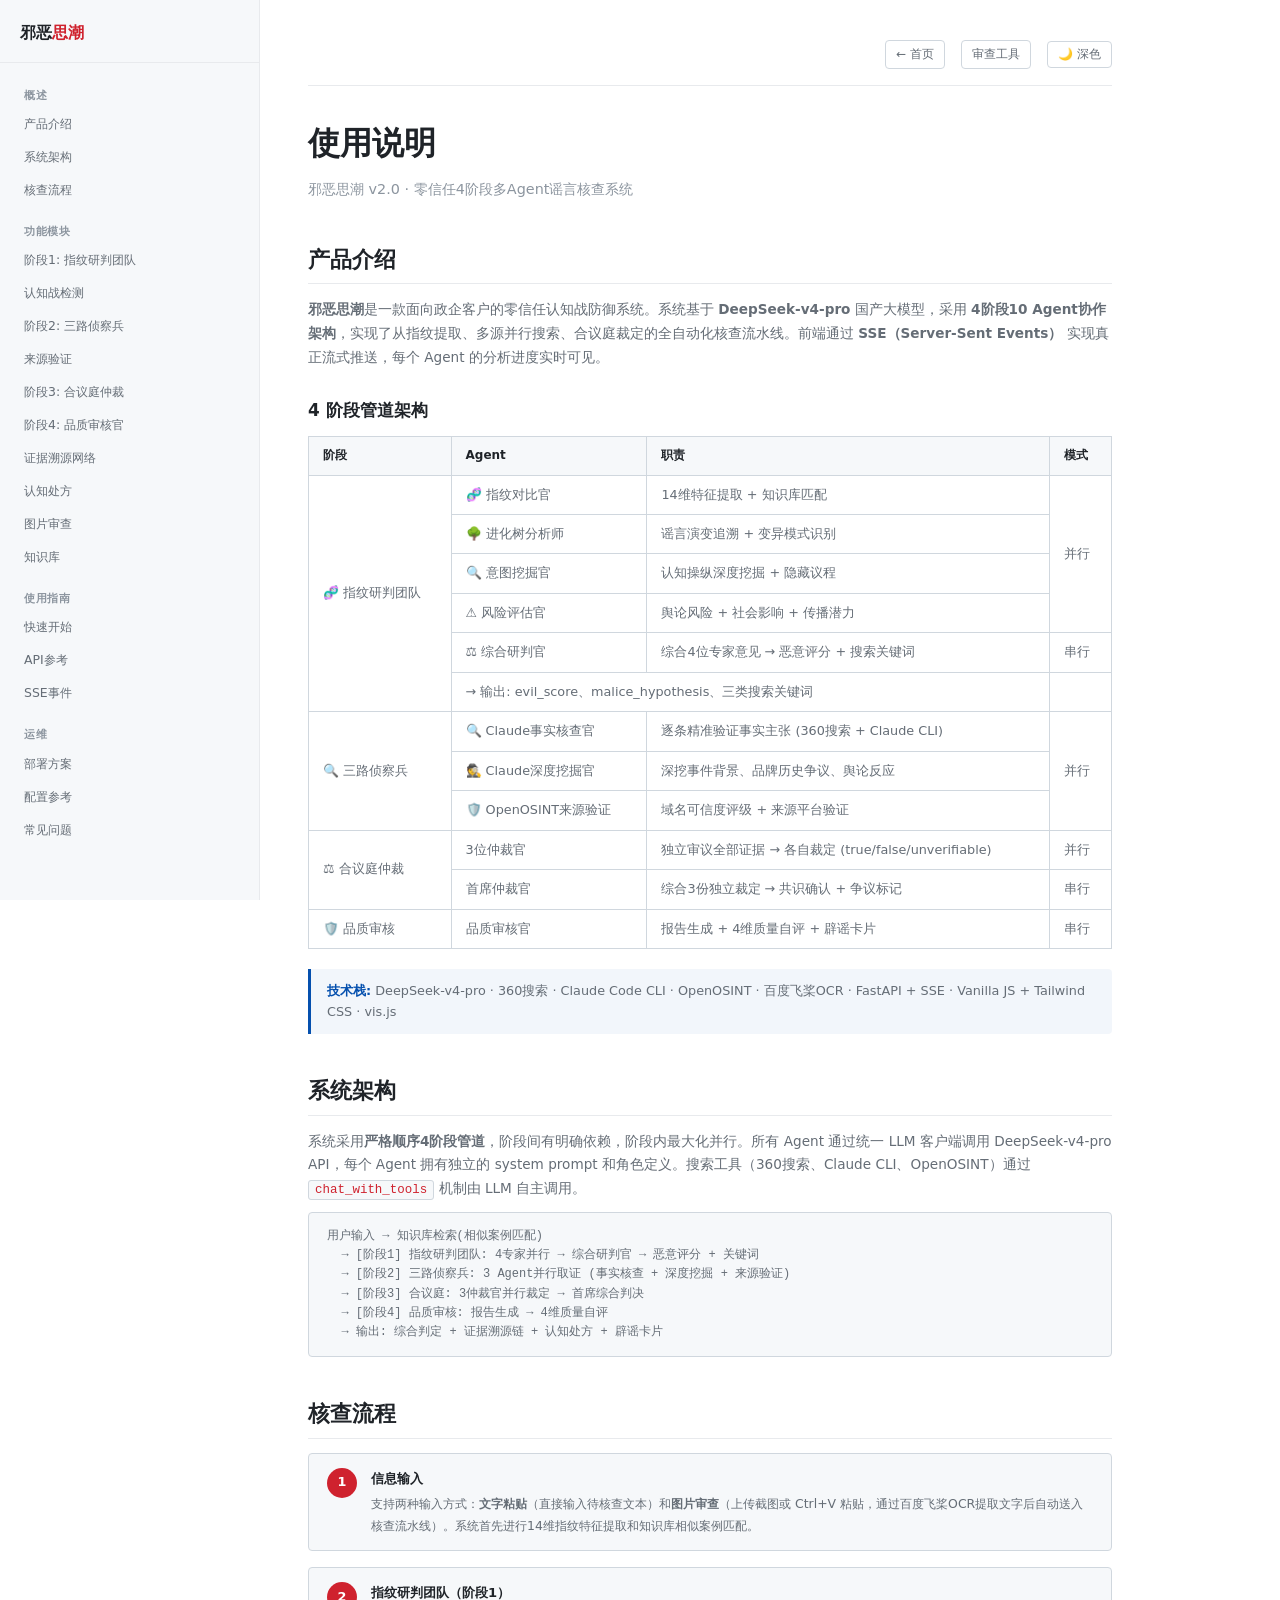
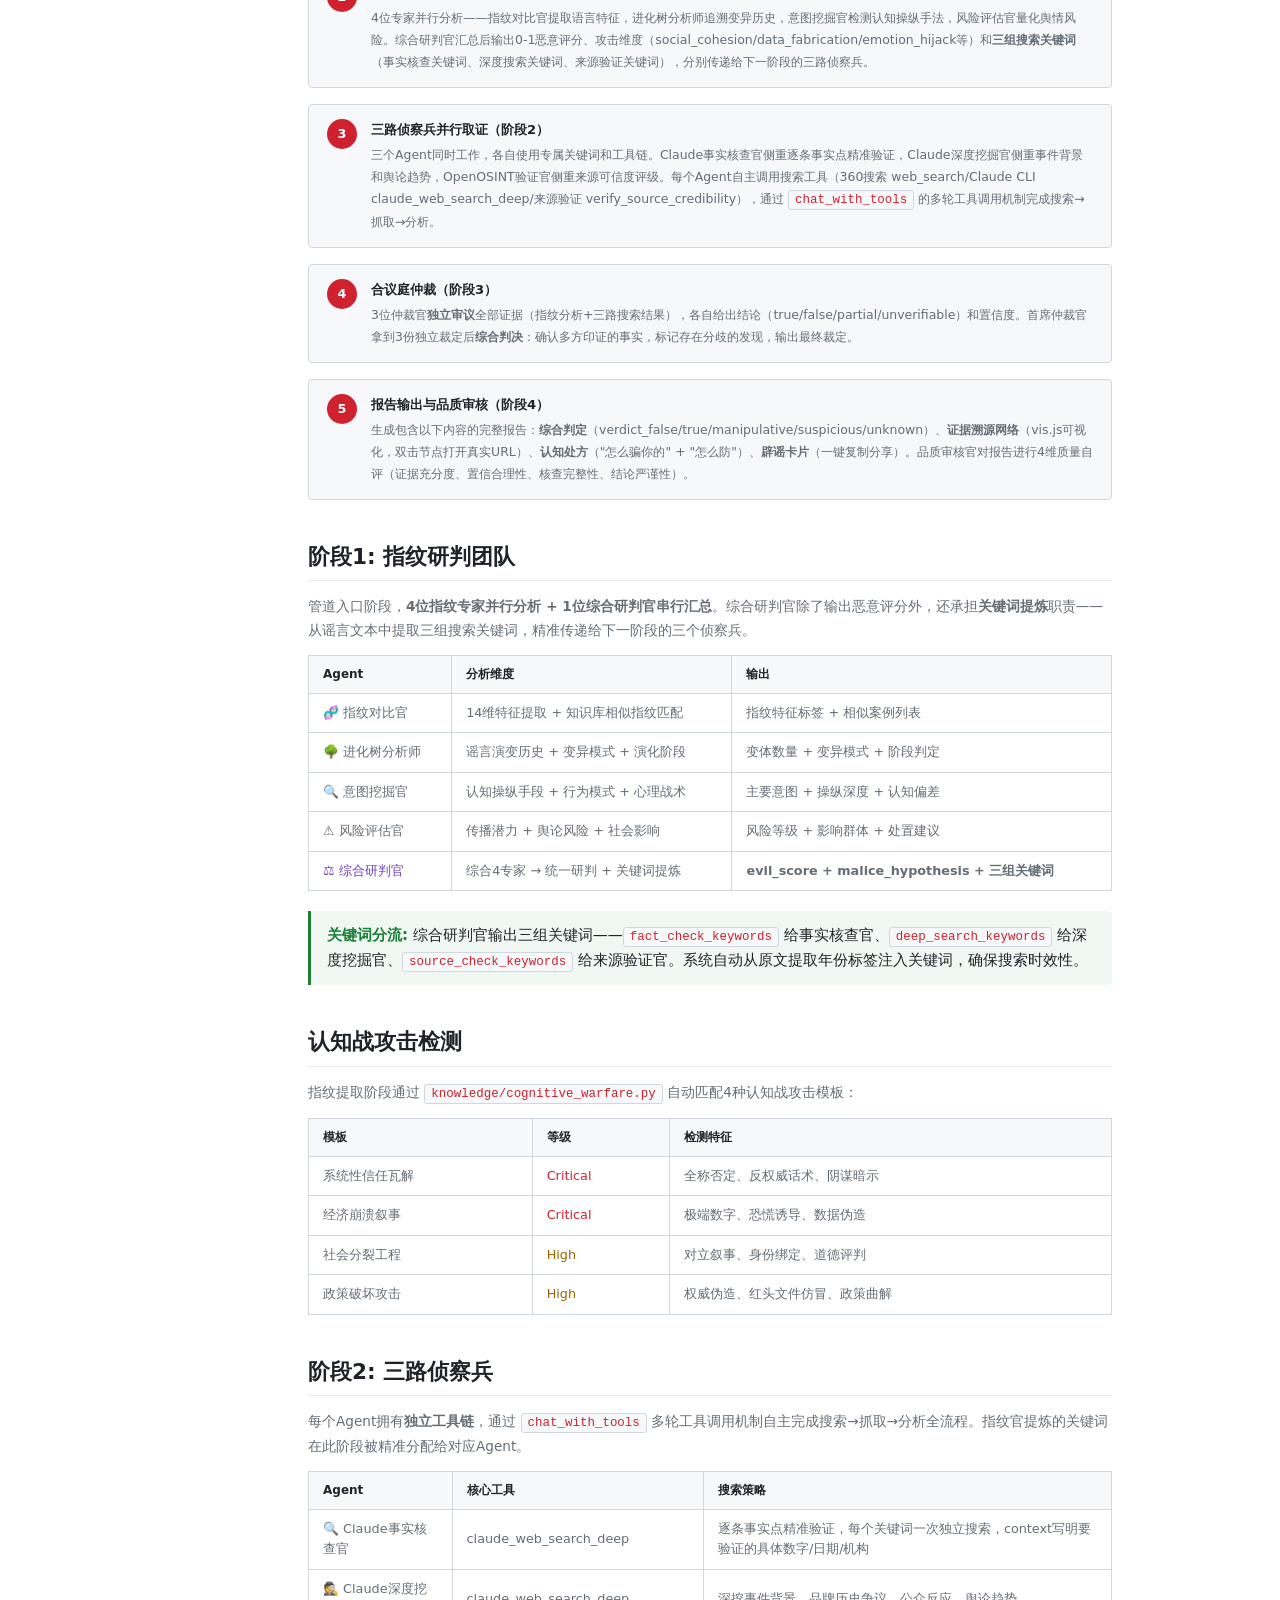
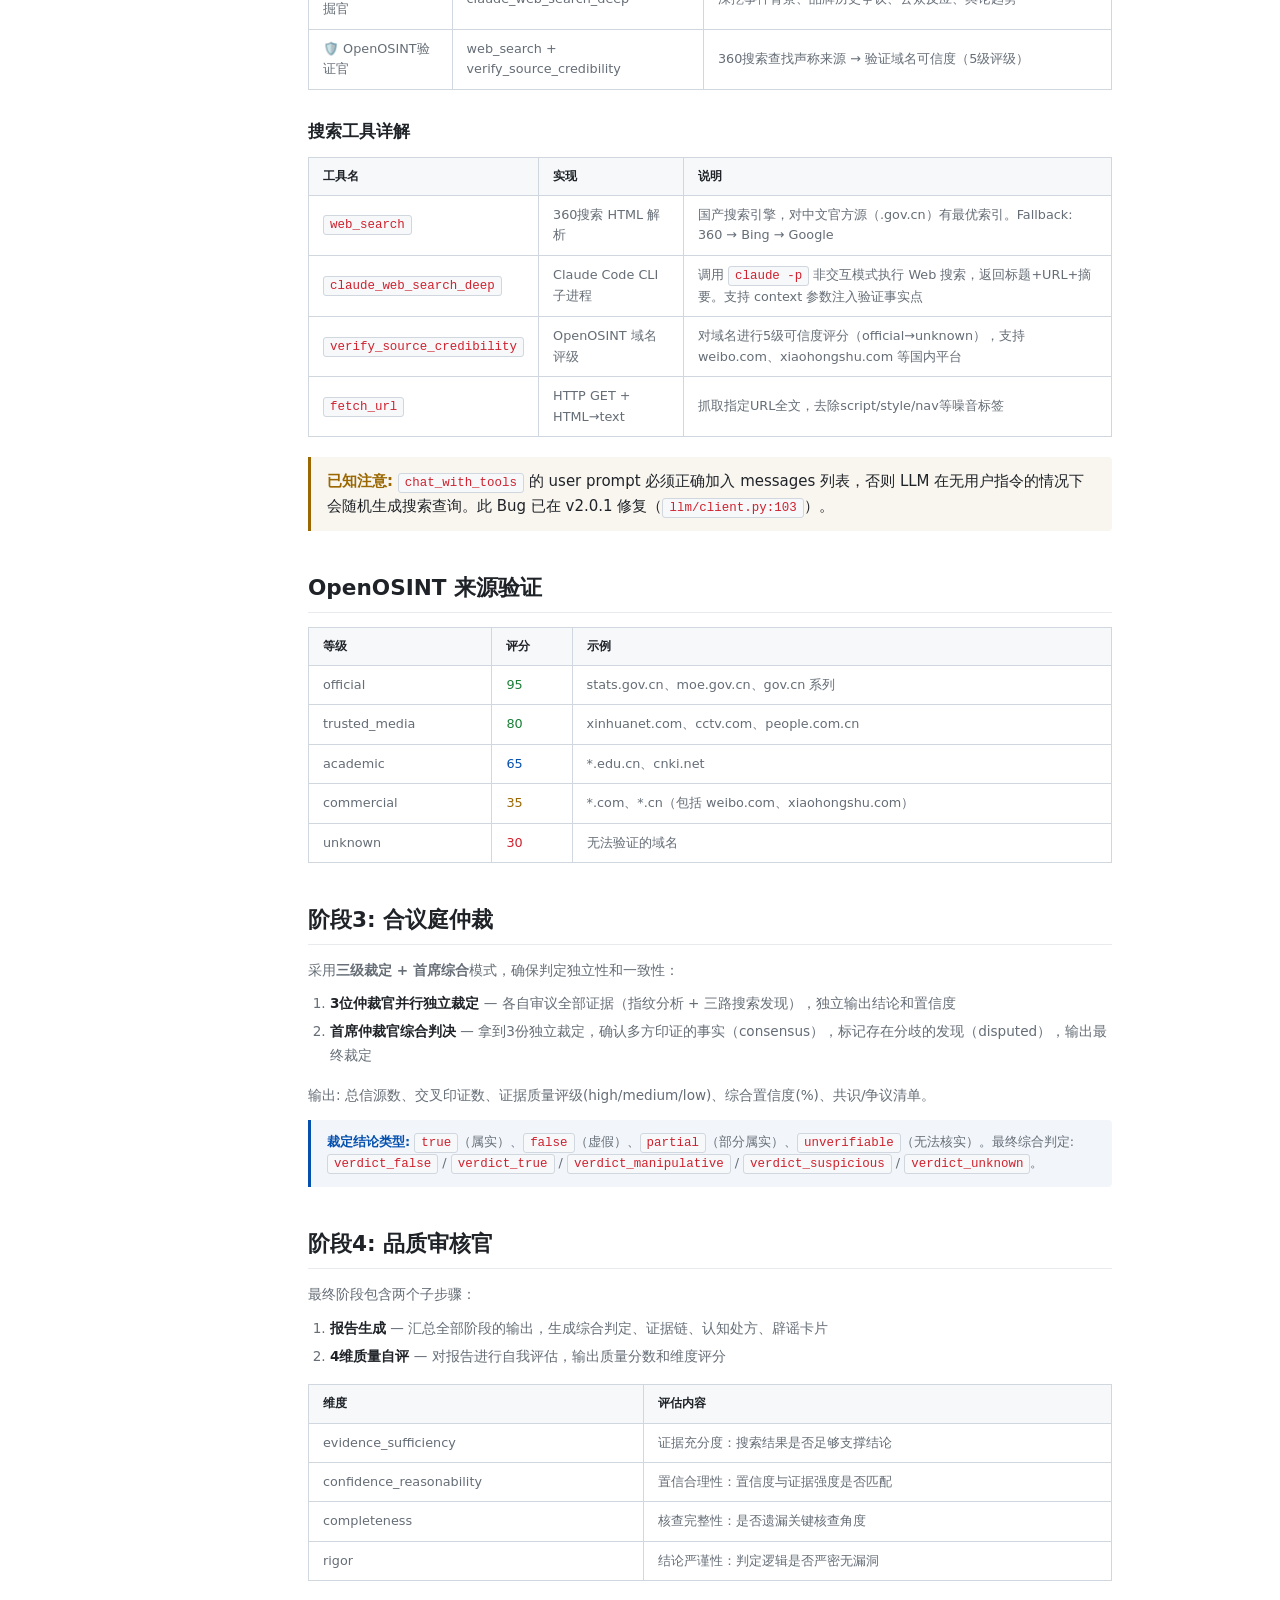
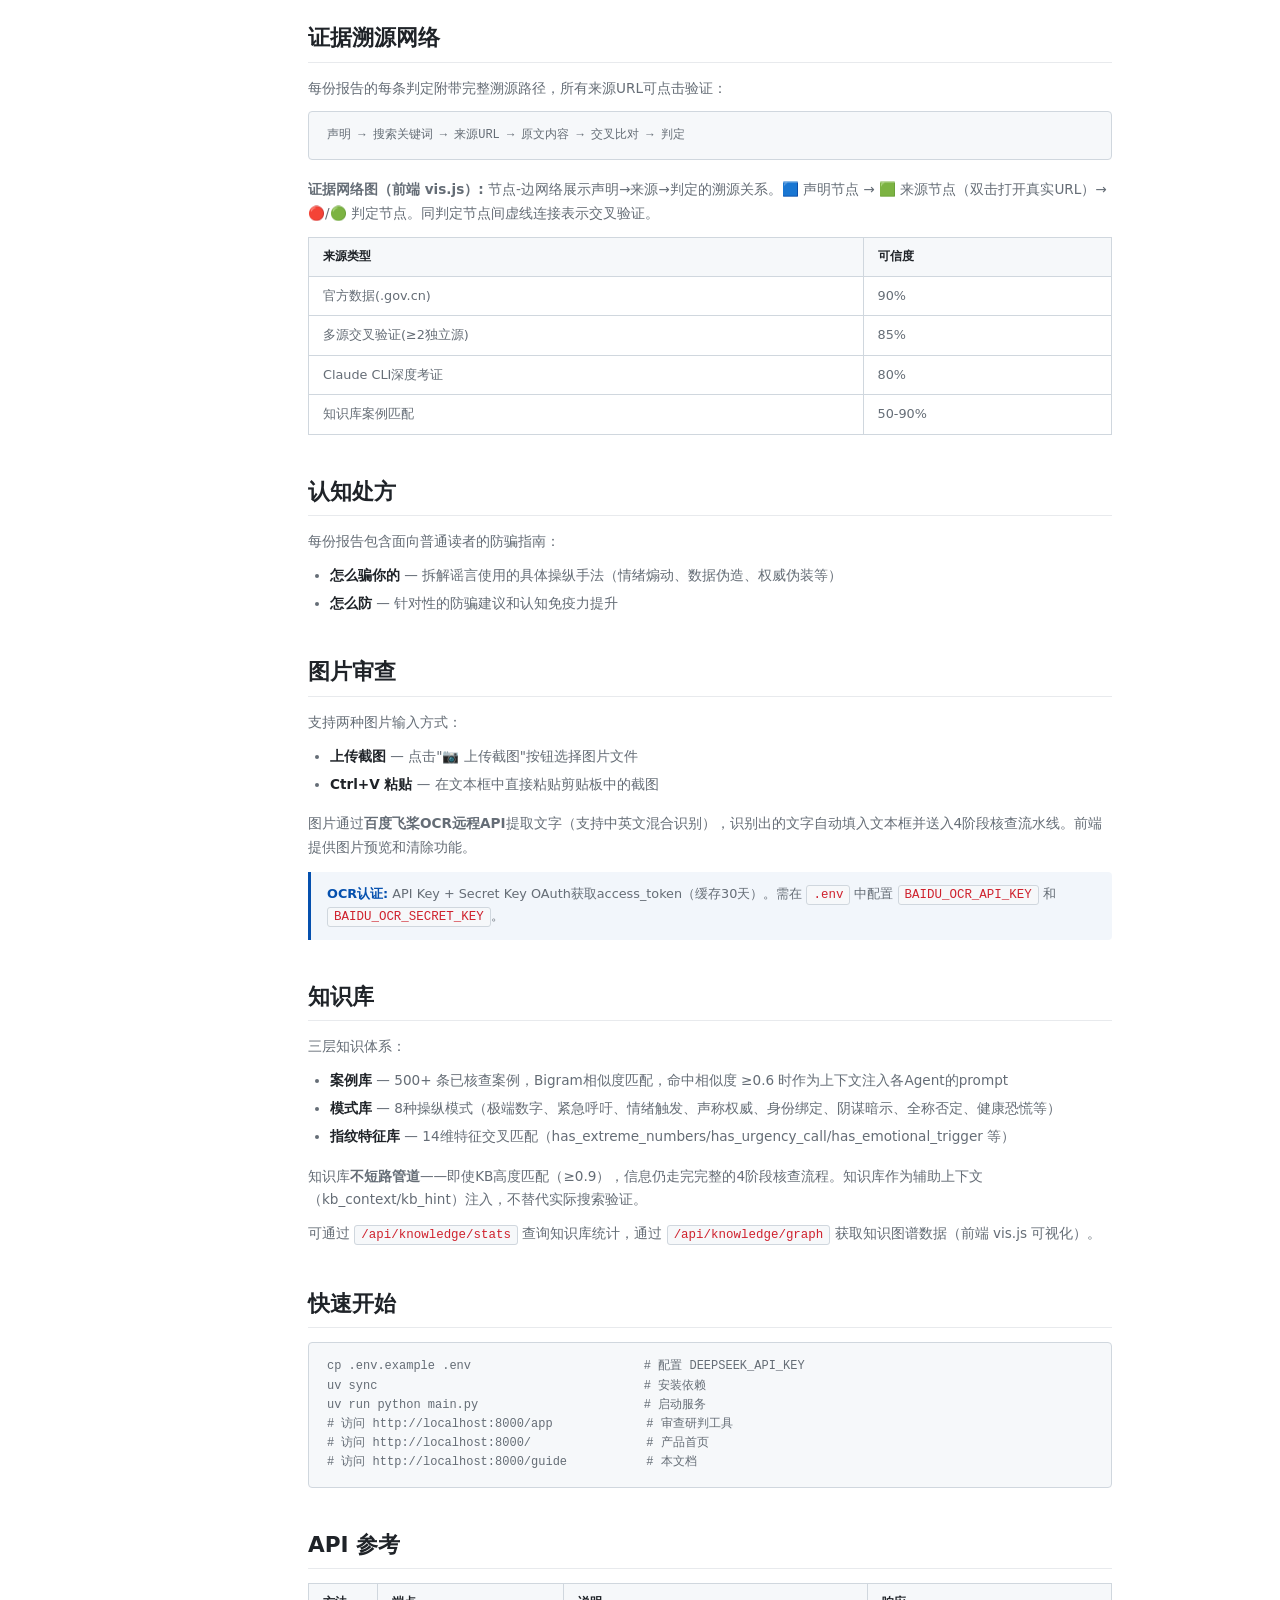
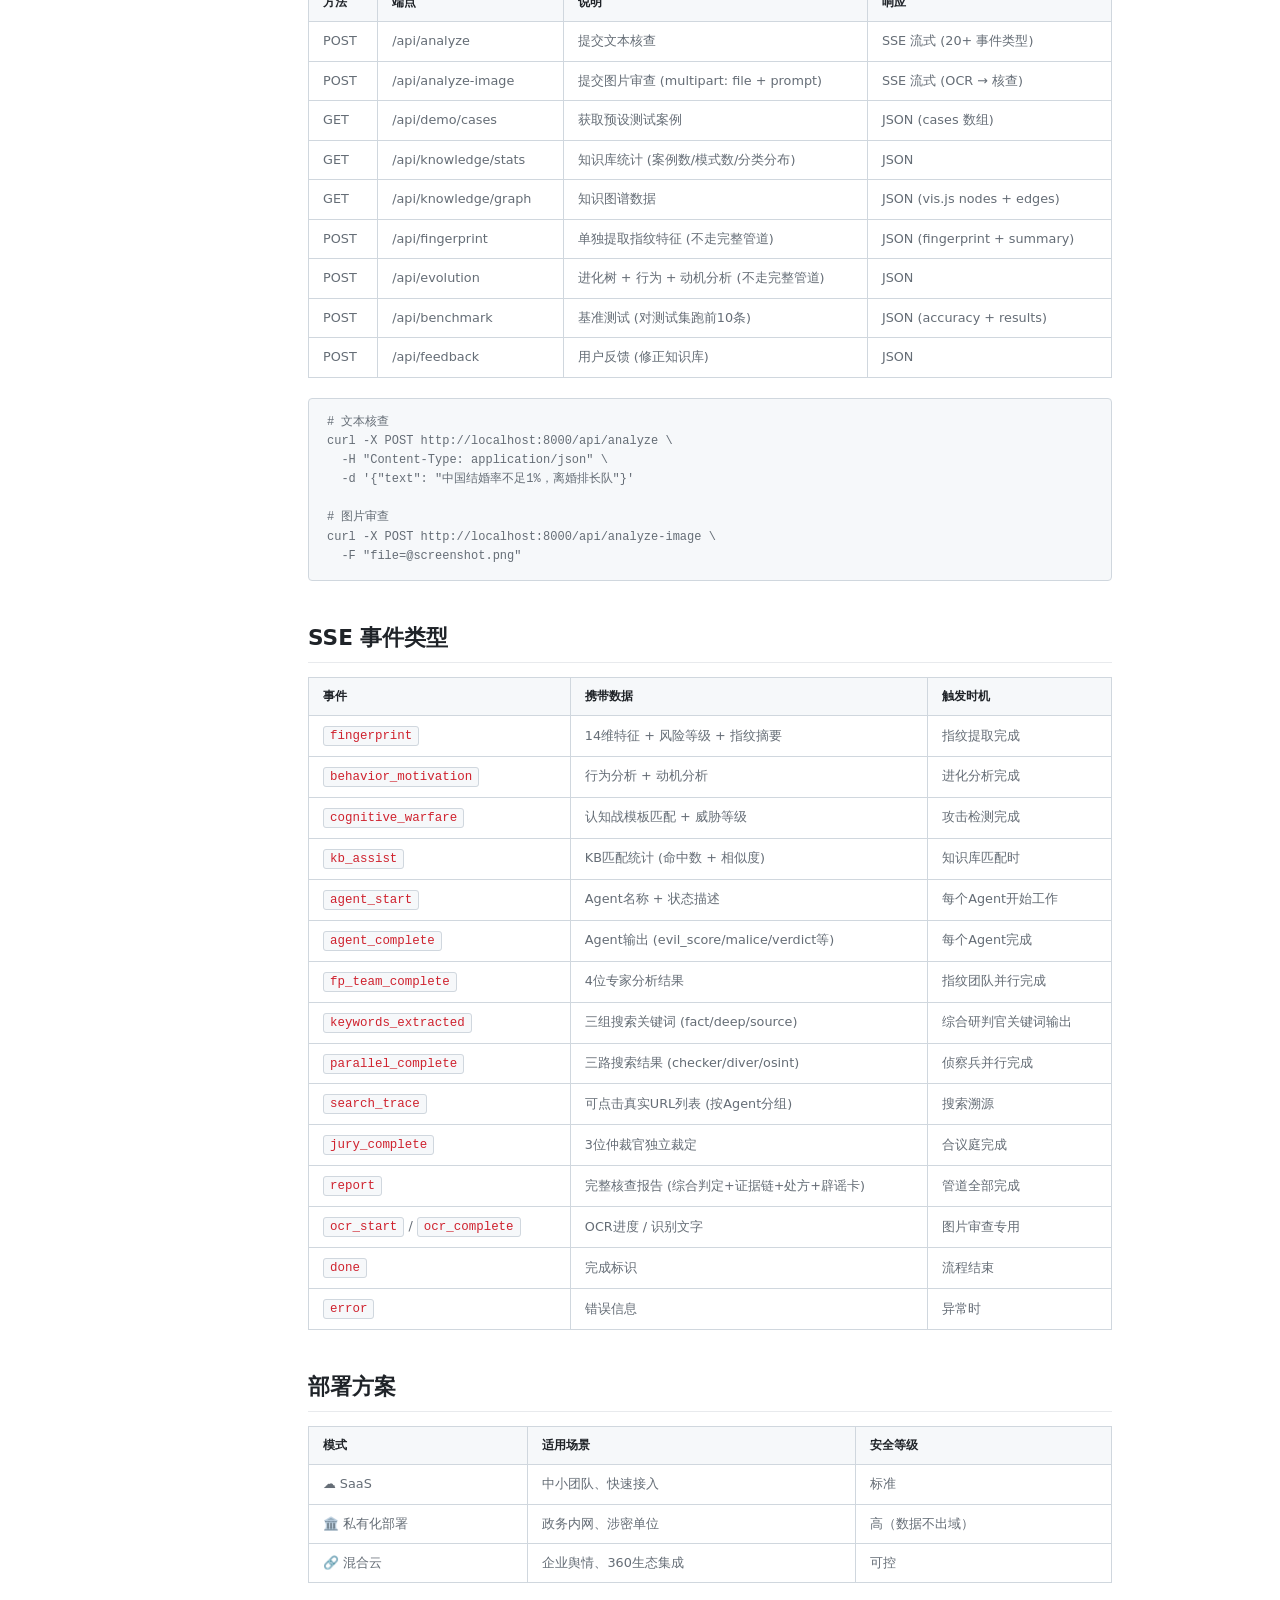
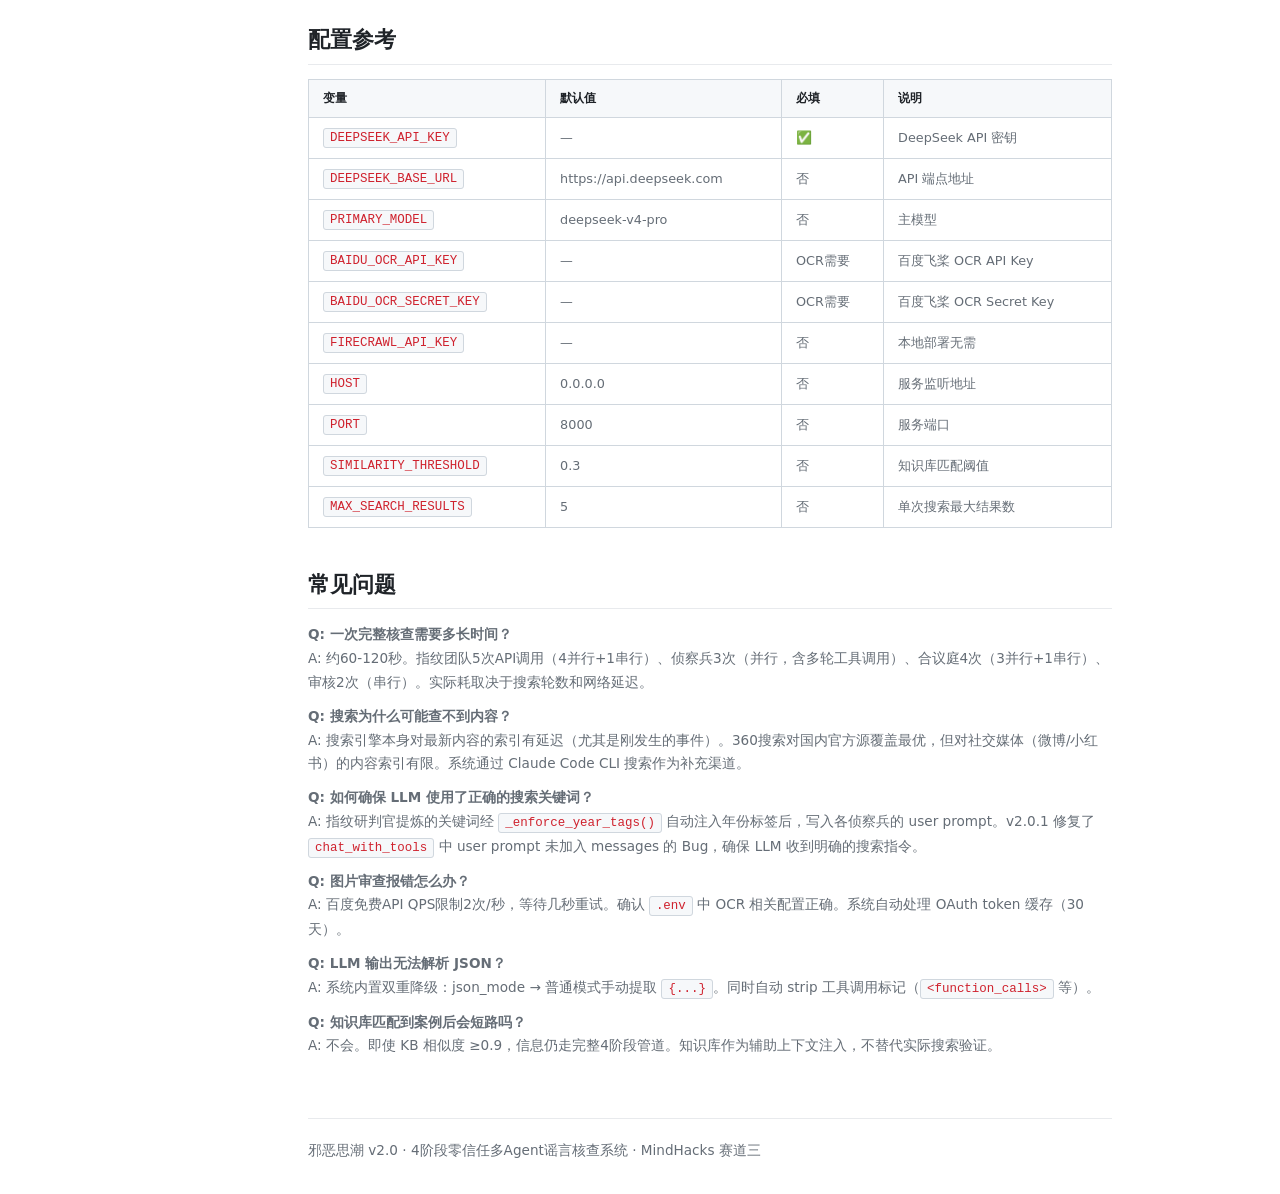
<file: web/guide.html>
<!DOCTYPE html>
<html lang="zh-CN" data-theme="light">
<head>
<meta charset="UTF-8">
<meta name="viewport" content="width=device-width, initial-scale=1.0">
<title>使用说明 — 邪恶思潮</title>
<style>
:root,[data-theme="dark"]{--bg:#0b0f15;--surface:#131822;--card:#18202d;--border:#232d3d;--divider:#1a2333;--text:#e6edf3;--text2:#8896a7;--text3:#4c5566;--red:#f85149;--redBg:rgba(248,81,73,.1);--redBorder:rgba(248,81,73,.3);--green:#3fb950;--greenBg:rgba(63,185,80,.1);--blue:#58a6ff;--blueBg:rgba(88,166,255,.08);--amber:#d2991d;--amberBg:rgba(210,153,29,.1);--purple:#a78bfa;--purpleBg:rgba(167,139,250,.08);--radius:4px;--shadow:0 1px 3px rgba(0,0,0,.2);--font:system-ui,-apple-system,sans-serif;--mono:'JetBrains Mono','Cascadia Code',monospace}
[data-theme="light"]{--bg:#fff;--surface:#f6f8fa;--card:#fff;--border:#d0d7de;--divider:#e8eaed;--text:#1f2328;--text2:#656d76;--text3:#8c959f;--red:#cf222e;--redBg:rgba(207,34,46,.06);--redBorder:rgba(207,34,46,.25);--green:#1a7f37;--greenBg:rgba(26,127,55,.06);--blue:#0550ae;--blueBg:rgba(5,80,174,.05);--amber:#9a6700;--amberBg:rgba(154,103,0,.06);--purple:#6f42c1;--purpleBg:rgba(111,66,193,.05)}
*,*::before,*::after{box-sizing:border-box;margin:0;padding:0}
html{scroll-behavior:smooth}
body{font-family:var(--font);font-size:15px;line-height:1.6;color:var(--text);background:var(--bg)}
.doc{display:flex;min-height:100vh}
.sidebar{width:260px;flex-shrink:0;border-right:1px solid var(--divider);background:var(--surface);position:sticky;top:0;height:100vh;overflow-y:auto;padding:20px 0}
.sidebar-logo{font-size:1rem;font-weight:700;padding:0 20px 16px;border-bottom:1px solid var(--divider);margin-bottom:8px;color:var(--text)}
.sidebar-logo span{color:var(--red)}
.sidebar-nav{padding:0 12px}
.sidebar-nav a{display:block;padding:6px 12px;font-size:.78rem;color:var(--text2);text-decoration:none;border-radius:var(--radius);transition:all .1s;margin-bottom:1px}
.sidebar-nav a:hover{background:var(--blueBg);color:var(--blue)}
.sidebar-nav .nav-group{font-size:.68rem;font-weight:600;color:var(--text3);text-transform:uppercase;letter-spacing:.05em;padding:16px 12px 4px}
.content{flex:1;min-width:0;padding:40px 48px 80px;max-width:900px}
.topbar{display:flex;align-items:center;justify-content:flex-end;gap:16px;margin-bottom:32px;padding-bottom:16px;border-bottom:1px solid var(--divider)}
.topbar a,.topbar button{font-size:.75rem;color:var(--text2);text-decoration:none;background:none;border:1px solid var(--border);border-radius:var(--radius);padding:4px 10px;cursor:pointer;font-family:var(--font)}
.topbar a:hover{color:var(--text);border-color:var(--text2)}
h1{font-size:2rem;font-weight:700;margin-bottom:8px}
h2{font-size:1.35rem;font-weight:600;margin:40px 0 14px;padding-bottom:6px;border-bottom:1px solid var(--divider)}
h3{font-size:1.05rem;font-weight:600;margin:28px 0 10px}
p,li{font-size:.85rem;color:var(--text2);line-height:1.75;margin-bottom:10px}
li{margin-bottom:4px}ul,ol{margin:6px 0 16px 22px}
li b{color:var(--text)}
a{color:var(--blue);text-decoration:none}a:hover{text-decoration:underline}
code{font-family:var(--mono);font-size:.78rem;background:var(--surface);padding:2px 6px;border-radius:3px;border:1px solid var(--border);color:var(--red)}
pre{font-family:var(--mono);font-size:.75rem;background:var(--surface);border:1px solid var(--border);border-radius:var(--radius);padding:14px 18px;margin:10px 0 18px;overflow-x:auto;line-height:1.6;color:var(--text2)}
table{width:100%;border-collapse:collapse;margin:12px 0 20px;font-size:.8rem}
th,td{padding:9px 14px;text-align:left;border:1px solid var(--border)}
th{background:var(--surface);font-weight:600;color:var(--text);font-size:.75rem}
td{color:var(--text2)}tr:hover td{background:var(--surface)}
.note{padding:12px 16px;margin:12px 0;border-left:3px solid var(--blue);background:var(--blueBg);border-radius:0 var(--radius) var(--radius) 0;font-size:.8rem;color:var(--text2)}
.note b{color:var(--blue)}
.warn{padding:12px 16px;margin:12px 0;border-left:3px solid var(--amber);background:var(--amberBg);border-radius:0 var(--radius) var(--radius) 0}
.warn b{color:var(--amber)}
.tip{padding:12px 16px;margin:12px 0;border-left:3px solid var(--green);background:var(--greenBg);border-radius:0 var(--radius) var(--radius) 0}
.tip b{color:var(--green)}
.step{display:flex;gap:14px;margin-bottom:16px;padding:14px 18px;background:var(--surface);border:1px solid var(--border);border-radius:var(--radius)}
.step-num{width:30px;height:30px;border-radius:50%;background:var(--red);color:#fff;display:flex;align-items:center;justify-content:center;font-size:.8rem;font-weight:700;flex-shrink:0}
.step-body h4{font-size:.82rem;font-weight:600;margin:0 0 4px}
.step-body p{font-size:.78rem;margin:0}
footer{margin-top:60px;padding-top:20px;border-top:1px solid var(--divider);font-size:.72rem;color:var(--text3)}
@media(max-width:900px){.sidebar{display:none}.content{padding:24px 20px}}
</style>
</head>
<body>
<div class="doc">
<aside class="sidebar">
  <div class="sidebar-logo">邪恶<span>思潮</span></div>
  <nav class="sidebar-nav">
    <div class="nav-group">概述</div>
    <a href="#intro">产品介绍</a><a href="#arch">系统架构</a><a href="#workflow">核查流程</a>
    <div class="nav-group">功能模块</div>
    <a href="#stage1">阶段1: 指纹研判团队</a><a href="#cognitive">认知战检测</a><a href="#stage2">阶段2: 三路侦察兵</a><a href="#osint">来源验证</a><a href="#stage3">阶段3: 合议庭仲裁</a><a href="#stage4">阶段4: 品质审核官</a><a href="#evidence">证据溯源网络</a><a href="#prescription">认知处方</a><a href="#ocr">图片审查</a><a href="#kb">知识库</a>
    <div class="nav-group">使用指南</div>
    <a href="#quickstart">快速开始</a><a href="#api">API参考</a><a href="#events">SSE事件</a>
    <div class="nav-group">运维</div>
    <a href="#deploy">部署方案</a><a href="#config">配置参考</a><a href="#faq">常见问题</a>
  </nav>
</aside>
<main class="content">
  <div class="topbar"><a href="/">← 首页</a><a href="/app">审查工具</a><button id="btn-theme" onclick="t()">🌙 深色</button></div>

  <h1>使用说明</h1>
  <p style="font-size:.9rem;color:var(--text3)">邪恶思潮 v2.0 · 零信任4阶段多Agent谣言核查系统</p>

  <h2 id="intro">产品介绍</h2>
  <p><strong>邪恶思潮</strong>是一款面向政企客户的零信任认知战防御系统。系统基于 <strong>DeepSeek-v4-pro</strong> 国产大模型，采用 <strong>4阶段10 Agent协作架构</strong>，实现了从指纹提取、多源并行搜索、合议庭裁定的全自动化核查流水线。前端通过 <strong>SSE（Server-Sent Events）</strong> 实现真正流式推送，每个 Agent 的分析进度实时可见。</p>

  <h3>4 阶段管道架构</h3>
  <table><tr><th>阶段</th><th>Agent</th><th>职责</th><th>模式</th></tr>
  <tr><td rowspan="6">🧬 指纹研判团队</td><td>🧬 指纹对比官</td><td>14维特征提取 + 知识库匹配</td><td rowspan="4">并行</td></tr>
  <tr><td>🌳 进化树分析师</td><td>谣言演变追溯 + 变异模式识别</td></tr>
  <tr><td>🔍 意图挖掘官</td><td>认知操纵深度挖掘 + 隐藏议程</td></tr>
  <tr><td>⚠️ 风险评估官</td><td>舆论风险 + 社会影响 + 传播潜力</td></tr>
  <tr><td>⚖️ 综合研判官</td><td>综合4位专家意见 → 恶意评分 + 搜索关键词</td><td>串行</td></tr>
  <tr><td colspan="2">→ 输出: evil_score、malice_hypothesis、三类搜索关键词</td><td></td></tr>
  <tr><td rowspan="3">🔍 三路侦察兵</td><td>🔍 Claude事实核查官</td><td>逐条精准验证事实主张 (360搜索 + Claude CLI)</td><td rowspan="3">并行</td></tr>
  <tr><td>🕵️ Claude深度挖掘官</td><td>深挖事件背景、品牌历史争议、舆论反应</td></tr>
  <tr><td>🛡️ OpenOSINT来源验证</td><td>域名可信度评级 + 来源平台验证</td></tr>
  <tr><td rowspan="2">⚖️ 合议庭仲裁</td><td>3位仲裁官</td><td>独立审议全部证据 → 各自裁定 (true/false/unverifiable)</td><td>并行</td></tr>
  <tr><td>首席仲裁官</td><td>综合3份独立裁定 → 共识确认 + 争议标记</td><td>串行</td></tr>
  <tr><td>🛡️ 品质审核</td><td>品质审核官</td><td>报告生成 + 4维质量自评 + 辟谣卡片</td><td>串行</td></tr></table>

  <div class="note"><b>技术栈:</b> DeepSeek-v4-pro · 360搜索 · Claude Code CLI · OpenOSINT · 百度飞桨OCR · FastAPI + SSE · Vanilla JS + Tailwind CSS · vis.js</div>

  <h2 id="arch">系统架构</h2>
  <p>系统采用<strong>严格顺序4阶段管道</strong>，阶段间有明确依赖，阶段内最大化并行。所有 Agent 通过统一 LLM 客户端调用 DeepSeek-v4-pro API，每个 Agent 拥有独立的 system prompt 和角色定义。搜索工具（360搜索、Claude CLI、OpenOSINT）通过 <code>chat_with_tools</code> 机制由 LLM 自主调用。</p>

  <pre>用户输入 → 知识库检索(相似案例匹配)
  → [阶段1] 指纹研判团队: 4专家并行 → 综合研判官 → 恶意评分 + 关键词
  → [阶段2] 三路侦察兵: 3 Agent并行取证 (事实核查 + 深度挖掘 + 来源验证)
  → [阶段3] 合议庭: 3仲裁官并行裁定 → 首席综合判决
  → [阶段4] 品质审核: 报告生成 → 4维质量自评
  → 输出: 综合判定 + 证据溯源链 + 认知处方 + 辟谣卡片</pre>

  <h2 id="workflow">核查流程</h2>
  <div class="step"><div class="step-num">1</div><div class="step-body"><h4>信息输入</h4><p>支持两种输入方式：<b>文字粘贴</b>（直接输入待核查文本）和<b>图片审查</b>（上传截图或 Ctrl+V 粘贴，通过百度飞桨OCR提取文字后自动送入核查流水线）。系统首先进行14维指纹特征提取和知识库相似案例匹配。</p></div></div>
  <div class="step"><div class="step-num">2</div><div class="step-body"><h4>指纹研判团队（阶段1）</h4><p>4位专家并行分析——指纹对比官提取语言特征，进化树分析师追溯变异历史，意图挖掘官检测认知操纵手法，风险评估官量化舆情风险。综合研判官汇总后输出0-1恶意评分、攻击维度（social_cohesion/data_fabrication/emotion_hijack等）和<b>三组搜索关键词</b>（事实核查关键词、深度搜索关键词、来源验证关键词），分别传递给下一阶段的三路侦察兵。</p></div></div>
  <div class="step"><div class="step-num">3</div><div class="step-body"><h4>三路侦察兵并行取证（阶段2）</h4><p>三个Agent同时工作，各自使用专属关键词和工具链。Claude事实核查官侧重逐条事实点精准验证，Claude深度挖掘官侧重事件背景和舆论趋势，OpenOSINT验证官侧重来源可信度评级。每个Agent自主调用搜索工具（360搜索 web_search/Claude CLI claude_web_search_deep/来源验证 verify_source_credibility），通过 <code>chat_with_tools</code> 的多轮工具调用机制完成搜索→抓取→分析。</p></div></div>
  <div class="step"><div class="step-num">4</div><div class="step-body"><h4>合议庭仲裁（阶段3）</h4><p>3位仲裁官<b>独立审议</b>全部证据（指纹分析+三路搜索结果），各自给出结论（true/false/partial/unverifiable）和置信度。首席仲裁官拿到3份独立裁定后<b>综合判决</b>：确认多方印证的事实，标记存在分歧的发现，输出最终裁定。</p></div></div>
  <div class="step"><div class="step-num">5</div><div class="step-body"><h4>报告输出与品质审核（阶段4）</h4><p>生成包含以下内容的完整报告：<b>综合判定</b>（verdict_false/true/manipulative/suspicious/unknown）、<b>证据溯源网络</b>（vis.js可视化，双击节点打开真实URL）、<b>认知处方</b>（"怎么骗你的" + "怎么防"）、<b>辟谣卡片</b>（一键复制分享）。品质审核官对报告进行4维质量自评（证据充分度、置信合理性、核查完整性、结论严谨性）。</p></div></div>

  <h2 id="stage1">阶段1: 指纹研判团队</h2>
  <p>管道入口阶段，<strong>4位指纹专家并行分析 + 1位综合研判官串行汇总</strong>。综合研判官除了输出恶意评分外，还承担<strong>关键词提炼</strong>职责——从谣言文本中提取三组搜索关键词，精准传递给下一阶段的三个侦察兵。</p>
  <table><tr><th>Agent</th><th>分析维度</th><th>输出</th></tr>
  <tr><td>🧬 指纹对比官</td><td>14维特征提取 + 知识库相似指纹匹配</td><td>指纹特征标签 + 相似案例列表</td></tr>
  <tr><td>🌳 进化树分析师</td><td>谣言演变历史 + 变异模式 + 演化阶段</td><td>变体数量 + 变异模式 + 阶段判定</td></tr>
  <tr><td>🔍 意图挖掘官</td><td>认知操纵手段 + 行为模式 + 心理战术</td><td>主要意图 + 操纵深度 + 认知偏差</td></tr>
  <tr><td>⚠️ 风险评估官</td><td>传播潜力 + 舆论风险 + 社会影响</td><td>风险等级 + 影响群体 + 处置建议</td></tr>
  <tr><td style="color:var(--purple)">⚖️ 综合研判官</td><td>综合4专家 → 统一研判 + 关键词提炼</td><td><b>evil_score + malice_hypothesis + 三组关键词</b></td></tr></table>
  <div class="tip"><b>关键词分流:</b> 综合研判官输出三组关键词——<code>fact_check_keywords</code> 给事实核查官、<code>deep_search_keywords</code> 给深度挖掘官、<code>source_check_keywords</code> 给来源验证官。系统自动从原文提取年份标签注入关键词，确保搜索时效性。</div>

  <h2 id="cognitive">认知战攻击检测</h2>
  <p>指纹提取阶段通过 <code>knowledge/cognitive_warfare.py</code> 自动匹配4种认知战攻击模板：</p>
  <table><tr><th>模板</th><th>等级</th><th>检测特征</th></tr>
  <tr><td>系统性信任瓦解</td><td style="color:var(--red)">Critical</td><td>全称否定、反权威话术、阴谋暗示</td></tr>
  <tr><td>经济崩溃叙事</td><td style="color:var(--red)">Critical</td><td>极端数字、恐慌诱导、数据伪造</td></tr>
  <tr><td>社会分裂工程</td><td style="color:var(--amber)">High</td><td>对立叙事、身份绑定、道德评判</td></tr>
  <tr><td>政策破坏攻击</td><td style="color:var(--amber)">High</td><td>权威伪造、红头文件仿冒、政策曲解</td></tr></table>

  <h2 id="stage2">阶段2: 三路侦察兵</h2>
  <p>每个Agent拥有<strong>独立工具链</strong>，通过 <code>chat_with_tools</code> 多轮工具调用机制自主完成搜索→抓取→分析全流程。指纹官提炼的关键词在此阶段被精准分配给对应Agent。</p>
  <table><tr><th>Agent</th><th>核心工具</th><th>搜索策略</th></tr>
  <tr><td>🔍 Claude事实核查官</td><td>claude_web_search_deep</td><td>逐条事实点精准验证，每个关键词一次独立搜索，context写明要验证的具体数字/日期/机构</td></tr>
  <tr><td>🕵️ Claude深度挖掘官</td><td>claude_web_search_deep</td><td>深挖事件背景、品牌历史争议、公众反应、舆论趋势</td></tr>
  <tr><td>🛡️ OpenOSINT验证官</td><td>web_search + verify_source_credibility</td><td>360搜索查找声称来源 → 验证域名可信度（5级评级）</td></tr></table>

  <h3>搜索工具详解</h3>
  <table><tr><th>工具名</th><th>实现</th><th>说明</th></tr>
  <tr><td><code>web_search</code></td><td>360搜索 HTML 解析</td><td>国产搜索引擎，对中文官方源（.gov.cn）有最优索引。Fallback: 360 → Bing → Google</td></tr>
  <tr><td><code>claude_web_search_deep</code></td><td>Claude Code CLI 子进程</td><td>调用 <code>claude -p</code> 非交互模式执行 Web 搜索，返回标题+URL+摘要。支持 context 参数注入验证事实点</td></tr>
  <tr><td><code>verify_source_credibility</code></td><td>OpenOSINT 域名评级</td><td>对域名进行5级可信度评分（official→unknown），支持 weibo.com、xiaohongshu.com 等国内平台</td></tr>
  <tr><td><code>fetch_url</code></td><td>HTTP GET + HTML→text</td><td>抓取指定URL全文，去除script/style/nav等噪音标签</td></tr>
  </table>

  <div class="warn"><b>已知注意:</b> <code>chat_with_tools</code> 的 user prompt 必须正确加入 messages 列表，否则 LLM 在无用户指令的情况下会随机生成搜索查询。此 Bug 已在 v2.0.1 修复（<code>llm/client.py:103</code>）。</div>

  <h2 id="osint">OpenOSINT 来源验证</h2>
  <table><tr><th>等级</th><th>评分</th><th>示例</th></tr>
  <tr><td>official</td><td style="color:var(--green)">95</td><td>stats.gov.cn、moe.gov.cn、gov.cn 系列</td></tr>
  <tr><td>trusted_media</td><td style="color:var(--green)">80</td><td>xinhuanet.com、cctv.com、people.com.cn</td></tr>
  <tr><td>academic</td><td style="color:var(--blue)">65</td><td>*.edu.cn、cnki.net</td></tr>
  <tr><td>commercial</td><td style="color:var(--amber)">35</td><td>*.com、*.cn（包括 weibo.com、xiaohongshu.com）</td></tr>
  <tr><td>unknown</td><td style="color:var(--red)">30</td><td>无法验证的域名</td></tr></table>

  <h2 id="stage3">阶段3: 合议庭仲裁</h2>
  <p>采用<strong>三级裁定 + 首席综合</strong>模式，确保判定独立性和一致性：</p>
  <ol>
    <li><b>3位仲裁官并行独立裁定</b> — 各自审议全部证据（指纹分析 + 三路搜索发现），独立输出结论和置信度</li>
    <li><b>首席仲裁官综合判决</b> — 拿到3份独立裁定，确认多方印证的事实（consensus），标记存在分歧的发现（disputed），输出最终裁定</li>
  </ol>
  <p>输出: 总信源数、交叉印证数、证据质量评级(high/medium/low)、综合置信度(%)、共识/争议清单。</p>
  <div class="note"><b>裁定结论类型:</b> <code>true</code>（属实）、<code>false</code>（虚假）、<code>partial</code>（部分属实）、<code>unverifiable</code>（无法核实）。最终综合判定: <code>verdict_false</code> / <code>verdict_true</code> / <code>verdict_manipulative</code> / <code>verdict_suspicious</code> / <code>verdict_unknown</code>。</div>

  <h2 id="stage4">阶段4: 品质审核官</h2>
  <p>最终阶段包含两个子步骤：</p>
  <ol>
    <li><b>报告生成</b> — 汇总全部阶段的输出，生成综合判定、证据链、认知处方、辟谣卡片</li>
    <li><b>4维质量自评</b> — 对报告进行自我评估，输出质量分数和维度评分</li>
  </ol>
  <table><tr><th>维度</th><th>评估内容</th></tr>
  <tr><td>evidence_sufficiency</td><td>证据充分度：搜索结果是否足够支撑结论</td></tr>
  <tr><td>confidence_reasonability</td><td>置信合理性：置信度与证据强度是否匹配</td></tr>
  <tr><td>completeness</td><td>核查完整性：是否遗漏关键核查角度</td></tr>
  <tr><td>rigor</td><td>结论严谨性：判定逻辑是否严密无漏洞</td></tr></table>

  <h2 id="evidence">证据溯源网络</h2>
  <p>每份报告的每条判定附带完整溯源路径，所有来源URL可点击验证：</p>
  <pre>声明 → 搜索关键词 → 来源URL → 原文内容 → 交叉比对 → 判定</pre>
  <p><b>证据网络图（前端 vis.js）:</b> 节点-边网络展示声明→来源→判定的溯源关系。🟦 声明节点 → 🟩 来源节点（双击打开真实URL）→ 🔴/🟢 判定节点。同判定节点间虚线连接表示交叉验证。</p>
  <table><tr><th>来源类型</th><th>可信度</th></tr>
  <tr><td>官方数据(.gov.cn)</td><td>90%</td></tr>
  <tr><td>多源交叉验证(≥2独立源)</td><td>85%</td></tr>
  <tr><td>Claude CLI深度考证</td><td>80%</td></tr>
  <tr><td>知识库案例匹配</td><td>50-90%</td></tr></table>

  <h2 id="prescription">认知处方</h2>
  <p>每份报告包含面向普通读者的防骗指南：</p>
  <ul><li><b>怎么骗你的</b> — 拆解谣言使用的具体操纵手法（情绪煽动、数据伪造、权威伪装等）</li><li><b>怎么防</b> — 针对性的防骗建议和认知免疫力提升</li></ul>

  <h2 id="ocr">图片审查</h2>
  <p>支持两种图片输入方式：</p>
  <ul>
    <li><b>上传截图</b> — 点击"📷 上传截图"按钮选择图片文件</li>
    <li><b>Ctrl+V 粘贴</b> — 在文本框中直接粘贴剪贴板中的截图</li>
  </ul>
  <p>图片通过<strong>百度飞桨OCR远程API</strong>提取文字（支持中英文混合识别），识别出的文字自动填入文本框并送入4阶段核查流水线。前端提供图片预览和清除功能。</p>
  <div class="note"><b>OCR认证:</b> API Key + Secret Key OAuth获取access_token（缓存30天）。需在 <code>.env</code> 中配置 <code>BAIDU_OCR_API_KEY</code> 和 <code>BAIDU_OCR_SECRET_KEY</code>。</div>

  <h2 id="kb">知识库</h2>
  <p>三层知识体系：</p>
  <ul>
    <li><b>案例库</b> — 500+ 条已核查案例，Bigram相似度匹配，命中相似度 ≥0.6 时作为上下文注入各Agent的prompt</li>
    <li><b>模式库</b> — 8种操纵模式（极端数字、紧急呼吁、情绪触发、声称权威、身份绑定、阴谋暗示、全称否定、健康恐慌等）</li>
    <li><b>指纹特征库</b> — 14维特征交叉匹配（has_extreme_numbers/has_urgency_call/has_emotional_trigger 等）</li>
  </ul>
  <p>知识库<b>不短路管道</b>——即使KB高度匹配（≥0.9），信息仍走完完整的4阶段核查流程。知识库作为辅助上下文（kb_context/kb_hint）注入，不替代实际搜索验证。</p>
  <p>可通过 <code>/api/knowledge/stats</code> 查询知识库统计，通过 <code>/api/knowledge/graph</code> 获取知识图谱数据（前端 vis.js 可视化）。</p>

  <h2 id="quickstart">快速开始</h2>
  <pre>cp .env.example .env                        # 配置 DEEPSEEK_API_KEY
uv sync                                     # 安装依赖
uv run python main.py                       # 启动服务
# 访问 http://localhost:8000/app             # 审查研判工具
# 访问 http://localhost:8000/                # 产品首页
# 访问 http://localhost:8000/guide           # 本文档</pre>

  <h2 id="api">API 参考</h2>
  <table><tr><th>方法</th><th>端点</th><th>说明</th><th>响应</th></tr>
  <tr><td>POST</td><td>/api/analyze</td><td>提交文本核查</td><td>SSE 流式 (20+ 事件类型)</td></tr>
  <tr><td>POST</td><td>/api/analyze-image</td><td>提交图片审查 (multipart: file + prompt)</td><td>SSE 流式 (OCR → 核查)</td></tr>
  <tr><td>GET</td><td>/api/demo/cases</td><td>获取预设测试案例</td><td>JSON (cases 数组)</td></tr>
  <tr><td>GET</td><td>/api/knowledge/stats</td><td>知识库统计 (案例数/模式数/分类分布)</td><td>JSON</td></tr>
  <tr><td>GET</td><td>/api/knowledge/graph</td><td>知识图谱数据</td><td>JSON (vis.js nodes + edges)</td></tr>
  <tr><td>POST</td><td>/api/fingerprint</td><td>单独提取指纹特征 (不走完整管道)</td><td>JSON (fingerprint + summary)</td></tr>
  <tr><td>POST</td><td>/api/evolution</td><td>进化树 + 行为 + 动机分析 (不走完整管道)</td><td>JSON</td></tr>
  <tr><td>POST</td><td>/api/benchmark</td><td>基准测试 (对测试集跑前10条)</td><td>JSON (accuracy + results)</td></tr>
  <tr><td>POST</td><td>/api/feedback</td><td>用户反馈 (修正知识库)</td><td>JSON</td></tr></table>

  <pre># 文本核查
curl -X POST http://localhost:8000/api/analyze \
  -H "Content-Type: application/json" \
  -d '{"text": "中国结婚率不足1%，离婚排长队"}'

# 图片审查
curl -X POST http://localhost:8000/api/analyze-image \
  -F "file=@screenshot.png"</pre>

  <h2 id="events">SSE 事件类型</h2>
  <table><tr><th>事件</th><th>携带数据</th><th>触发时机</th></tr>
  <tr><td><code>fingerprint</code></td><td>14维特征 + 风险等级 + 指纹摘要</td><td>指纹提取完成</td></tr>
  <tr><td><code>behavior_motivation</code></td><td>行为分析 + 动机分析</td><td>进化分析完成</td></tr>
  <tr><td><code>cognitive_warfare</code></td><td>认知战模板匹配 + 威胁等级</td><td>攻击检测完成</td></tr>
  <tr><td><code>kb_assist</code></td><td>KB匹配统计 (命中数 + 相似度)</td><td>知识库匹配时</td></tr>
  <tr><td><code>agent_start</code></td><td>Agent名称 + 状态描述</td><td>每个Agent开始工作</td></tr>
  <tr><td><code>agent_complete</code></td><td>Agent输出 (evil_score/malice/verdict等)</td><td>每个Agent完成</td></tr>
  <tr><td><code>fp_team_complete</code></td><td>4位专家分析结果</td><td>指纹团队并行完成</td></tr>
  <tr><td><code>keywords_extracted</code></td><td>三组搜索关键词 (fact/deep/source)</td><td>综合研判官关键词输出</td></tr>
  <tr><td><code>parallel_complete</code></td><td>三路搜索结果 (checker/diver/osint)</td><td>侦察兵并行完成</td></tr>
  <tr><td><code>search_trace</code></td><td>可点击真实URL列表 (按Agent分组)</td><td>搜索溯源</td></tr>
  <tr><td><code>jury_complete</code></td><td>3位仲裁官独立裁定</td><td>合议庭完成</td></tr>
  <tr><td><code>report</code></td><td>完整核查报告 (综合判定+证据链+处方+辟谣卡)</td><td>管道全部完成</td></tr>
  <tr><td><code>ocr_start</code> / <code>ocr_complete</code></td><td>OCR进度 / 识别文字</td><td>图片审查专用</td></tr>
  <tr><td><code>done</code></td><td>完成标识</td><td>流程结束</td></tr>
  <tr><td><code>error</code></td><td>错误信息</td><td>异常时</td></tr></table>

  <h2 id="deploy">部署方案</h2>
  <table><tr><th>模式</th><th>适用场景</th><th>安全等级</th></tr>
  <tr><td>☁️ SaaS</td><td>中小团队、快速接入</td><td>标准</td></tr>
  <tr><td>🏛️ 私有化部署</td><td>政务内网、涉密单位</td><td>高（数据不出域）</td></tr>
  <tr><td>🔗 混合云</td><td>企业舆情、360生态集成</td><td>可控</td></tr></table>

  <h2 id="config">配置参考</h2>
  <table><tr><th>变量</th><th>默认值</th><th>必填</th><th>说明</th></tr>
  <tr><td><code>DEEPSEEK_API_KEY</code></td><td>—</td><td>✅</td><td>DeepSeek API 密钥</td></tr>
  <tr><td><code>DEEPSEEK_BASE_URL</code></td><td>https://api.deepseek.com</td><td>否</td><td>API 端点地址</td></tr>
  <tr><td><code>PRIMARY_MODEL</code></td><td>deepseek-v4-pro</td><td>否</td><td>主模型</td></tr>
  <tr><td><code>BAIDU_OCR_API_KEY</code></td><td>—</td><td>OCR需要</td><td>百度飞桨 OCR API Key</td></tr>
  <tr><td><code>BAIDU_OCR_SECRET_KEY</code></td><td>—</td><td>OCR需要</td><td>百度飞桨 OCR Secret Key</td></tr>
  <tr><td><code>FIRECRAWL_API_KEY</code></td><td>—</td><td>否</td><td>本地部署无需</td></tr>
  <tr><td><code>HOST</code></td><td>0.0.0.0</td><td>否</td><td>服务监听地址</td></tr>
  <tr><td><code>PORT</code></td><td>8000</td><td>否</td><td>服务端口</td></tr>
  <tr><td><code>SIMILARITY_THRESHOLD</code></td><td>0.3</td><td>否</td><td>知识库匹配阈值</td></tr>
  <tr><td><code>MAX_SEARCH_RESULTS</code></td><td>5</td><td>否</td><td>单次搜索最大结果数</td></tr></table>

  <h2 id="faq">常见问题</h2>
  <p><b>Q: 一次完整核查需要多长时间？</b><br>A: 约60-120秒。指纹团队5次API调用（4并行+1串行）、侦察兵3次（并行，含多轮工具调用）、合议庭4次（3并行+1串行）、审核2次（串行）。实际耗取决于搜索轮数和网络延迟。</p>
  <p><b>Q: 搜索为什么可能查不到内容？</b><br>A: 搜索引擎本身对最新内容的索引有延迟（尤其是刚发生的事件）。360搜索对国内官方源覆盖最优，但对社交媒体（微博/小红书）的内容索引有限。系统通过 Claude Code CLI 搜索作为补充渠道。</p>
  <p><b>Q: 如何确保 LLM 使用了正确的搜索关键词？</b><br>A: 指纹研判官提炼的关键词经 <code>_enforce_year_tags()</code> 自动注入年份标签后，写入各侦察兵的 user prompt。v2.0.1 修复了 <code>chat_with_tools</code> 中 user prompt 未加入 messages 的 Bug，确保 LLM 收到明确的搜索指令。</p>
  <p><b>Q: 图片审查报错怎么办？</b><br>A: 百度免费API QPS限制2次/秒，等待几秒重试。确认 <code>.env</code> 中 OCR 相关配置正确。系统自动处理 OAuth token 缓存（30天）。</p>
  <p><b>Q: LLM 输出无法解析 JSON？</b><br>A: 系统内置双重降级：json_mode → 普通模式手动提取 <code>{...}</code>。同时自动 strip 工具调用标记（<code>&lt;function_calls&gt;</code> 等）。</p>
  <p><b>Q: 知识库匹配到案例后会短路吗？</b><br>A: 不会。即使 KB 相似度 ≥0.9，信息仍走完整4阶段管道。知识库作为辅助上下文注入，不替代实际搜索验证。</p>

  <footer><p>邪恶思潮 v2.0 · 4阶段零信任多Agent谣言核查系统 · MindHacks 赛道三</p></footer>
</main>
</div>
<script>
function t(){var h=document.documentElement;var c=h.getAttribute('data-theme')||'light';var n=c==='dark'?'light':'dark';h.setAttribute('data-theme',n);document.getElementById('btn-theme').textContent=n==='dark'?'☀️ 浅色':'🌙 深色';localStorage.setItem('evil-sichao-theme',n)}
(function(){var s=localStorage.getItem('evil-sichao-theme')||'light';document.documentElement.setAttribute('data-theme',s);document.getElementById('btn-theme').textContent=s==='dark'?'☀️ 浅色':'🌙 深色'})();
</script>
</body>
</html>
</file>
